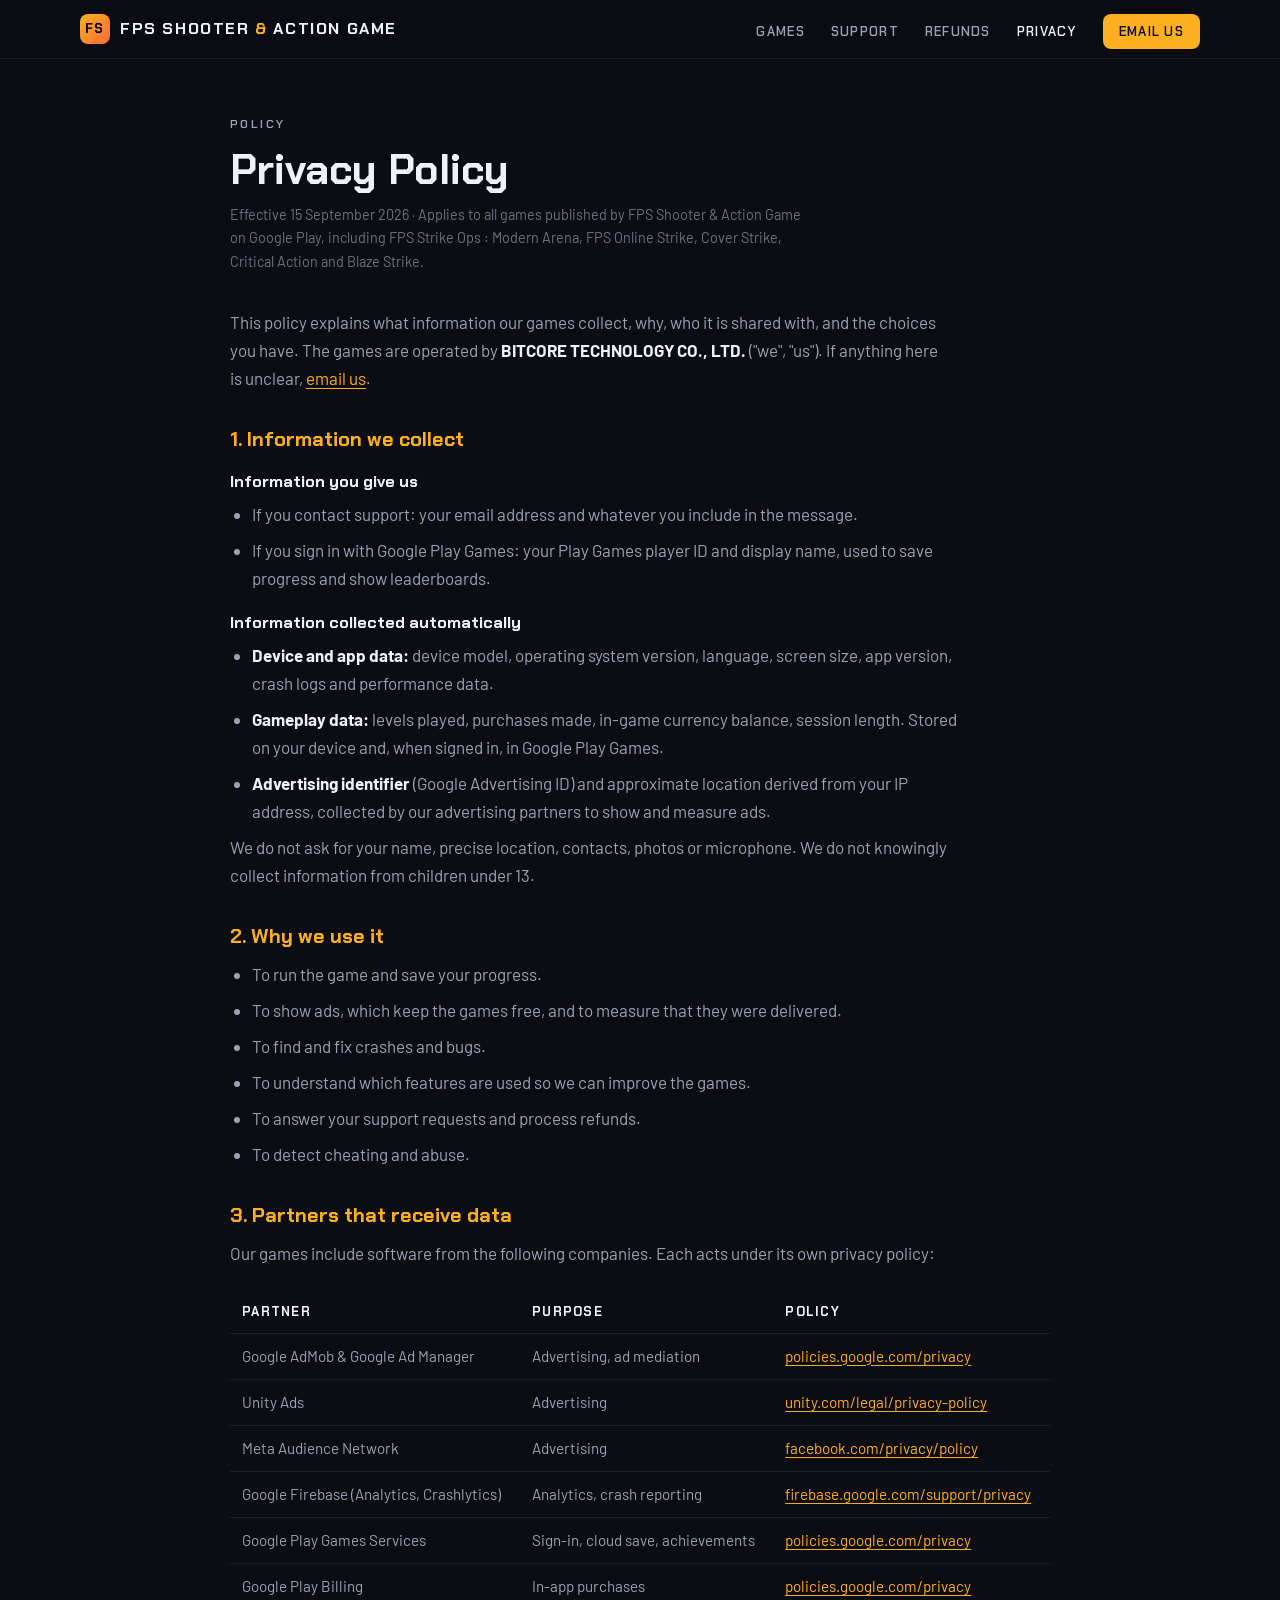
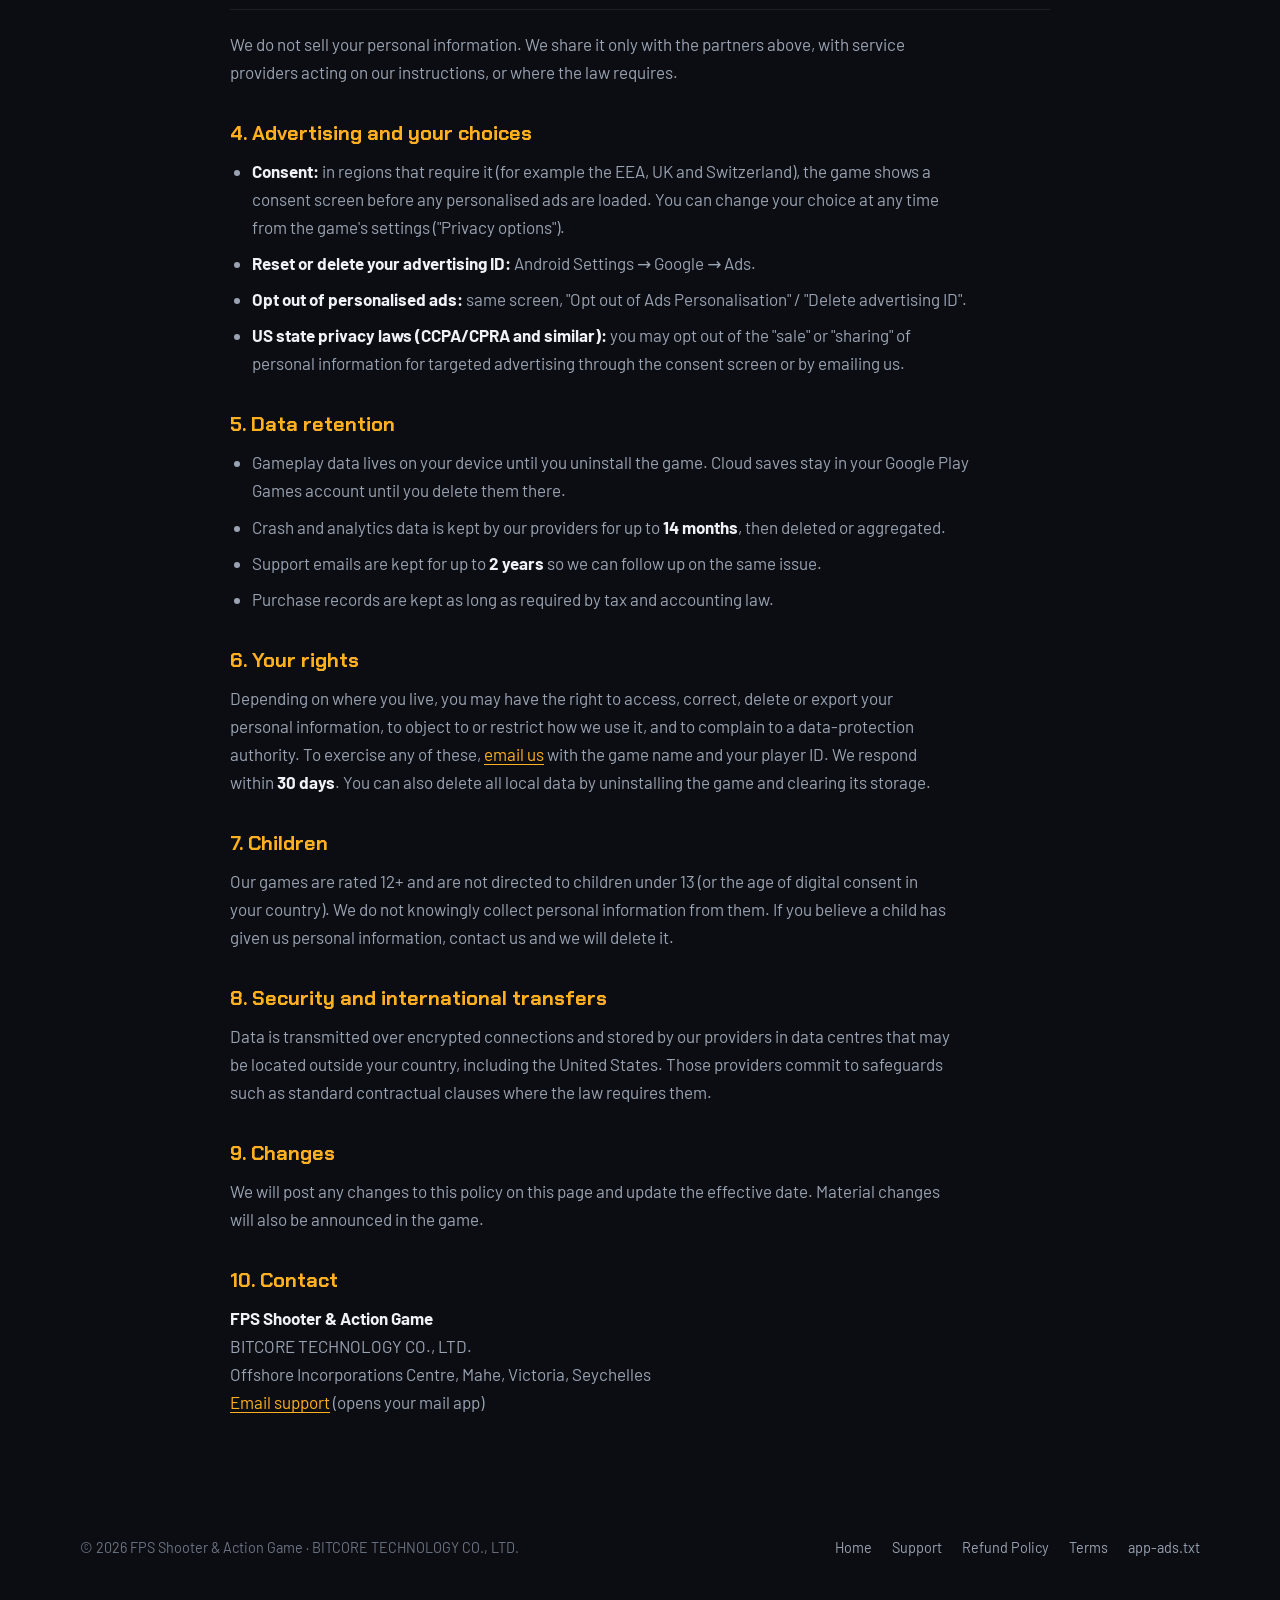
<file: privacy-policy.html>
<!DOCTYPE html>
<html lang="en">
<head>
<meta charset="utf-8">
<meta name="viewport" content="width=device-width,initial-scale=1">
<title>Privacy Policy — FPS Shooter &amp; Action Game</title>
<meta name="description" content="Privacy policy for games by FPS Shooter & Action Game: what data the games and their advertising and analytics partners collect, why, and how to control or delete it.">
<link rel="preconnect" href="https://fonts.googleapis.com"><link rel="preconnect" href="https://fonts.gstatic.com" crossorigin>
<link rel="stylesheet" href="https://fonts.googleapis.com/css2?family=Chakra+Petch:wght@500;600;700&family=Barlow:wght@400;500;600&display=swap">
<link rel="stylesheet" href="assets/site.css">
</head>
<body>
<header class="nav"><div class="wrap">
  <a class="logo" href="./"><span class="mark">FS</span><span>FPS Shooter <em>&amp;</em> Action Game</span></a>
  <ul class="nav-links">
    <li><a href="./#games">Games</a></li>
    <li><a href="support.html">Support</a></li>
    <li class="hide-m"><a href="refund-policy.html">Refunds</a></li>
    <li><a href="privacy-policy.html" aria-current="page">Privacy</a></li>
    <li><a class="nav-cta js-mail" href="#" data-u="strikeops66" data-d="gmail.com">Email us</a></li>
  </ul>
</div></header>

<main class="legal"><div class="wrap">
  <p class="eyebrow">Policy</p>
  <h1>Privacy Policy</h1>
  <p class="updated">Effective 15 September 2026 · Applies to all games published by FPS Shooter &amp; Action Game on Google Play, including FPS Strike Ops : Modern Arena, FPS Online Strike, Cover Strike, Critical Action and Blaze Strike.</p>

  <p>This policy explains what information our games collect, why, who it is shared with, and the choices you have. The games are operated by <strong>BITCORE TECHNOLOGY CO., LTD.</strong> ("we", "us"). If anything here is unclear, <a href="#" class="js-mail" data-u="strikeops66" data-d="gmail.com">email us</a>.</p>

  <h2>1. Information we collect</h2>
  <h3>Information you give us</h3>
  <ul>
    <li>If you contact support: your email address and whatever you include in the message.</li>
    <li>If you sign in with Google Play Games: your Play Games player ID and display name, used to save progress and show leaderboards.</li>
  </ul>
  <h3>Information collected automatically</h3>
  <ul>
    <li><strong>Device and app data:</strong> device model, operating system version, language, screen size, app version, crash logs and performance data.</li>
    <li><strong>Gameplay data:</strong> levels played, purchases made, in-game currency balance, session length. Stored on your device and, when signed in, in Google Play Games.</li>
    <li><strong>Advertising identifier</strong> (Google Advertising ID) and approximate location derived from your IP address, collected by our advertising partners to show and measure ads.</li>
  </ul>
  <p>We do not ask for your name, precise location, contacts, photos or microphone. We do not knowingly collect information from children under 13.</p>

  <h2>2. Why we use it</h2>
  <ul>
    <li>To run the game and save your progress.</li>
    <li>To show ads, which keep the games free, and to measure that they were delivered.</li>
    <li>To find and fix crashes and bugs.</li>
    <li>To understand which features are used so we can improve the games.</li>
    <li>To answer your support requests and process refunds.</li>
    <li>To detect cheating and abuse.</li>
  </ul>

  <h2>3. Partners that receive data</h2>
  <p>Our games include software from the following companies. Each acts under its own privacy policy:</p>
  <div class="table-scroll"><table>
    <thead><tr><th>Partner</th><th>Purpose</th><th>Policy</th></tr></thead>
    <tbody>
      <tr><td>Google AdMob &amp; Google Ad Manager</td><td>Advertising, ad mediation</td><td><a href="https://policies.google.com/privacy" target="_blank" rel="noopener">policies.google.com/privacy</a></td></tr>
      <tr><td>Unity Ads</td><td>Advertising</td><td><a href="https://unity.com/legal/privacy-policy" target="_blank" rel="noopener">unity.com/legal/privacy-policy</a></td></tr>
      <tr><td>Meta Audience Network</td><td>Advertising</td><td><a href="https://www.facebook.com/privacy/policy" target="_blank" rel="noopener">facebook.com/privacy/policy</a></td></tr>
      <tr><td>Google Firebase (Analytics, Crashlytics)</td><td>Analytics, crash reporting</td><td><a href="https://firebase.google.com/support/privacy" target="_blank" rel="noopener">firebase.google.com/support/privacy</a></td></tr>
      <tr><td>Google Play Games Services</td><td>Sign-in, cloud save, achievements</td><td><a href="https://policies.google.com/privacy" target="_blank" rel="noopener">policies.google.com/privacy</a></td></tr>
      <tr><td>Google Play Billing</td><td>In-app purchases</td><td><a href="https://policies.google.com/privacy" target="_blank" rel="noopener">policies.google.com/privacy</a></td></tr>
    </tbody>
  </table></div>
  <p>We do not sell your personal information. We share it only with the partners above, with service providers acting on our instructions, or where the law requires.</p>

  <h2>4. Advertising and your choices</h2>
  <ul>
    <li><strong>Consent:</strong> in regions that require it (for example the EEA, UK and Switzerland), the game shows a consent screen before any personalised ads are loaded. You can change your choice at any time from the game's settings ("Privacy options").</li>
    <li><strong>Reset or delete your advertising ID:</strong> Android Settings → Google → Ads.</li>
    <li><strong>Opt out of personalised ads:</strong> same screen, "Opt out of Ads Personalisation" / "Delete advertising ID".</li>
    <li><strong>US state privacy laws (CCPA/CPRA and similar):</strong> you may opt out of the "sale" or "sharing" of personal information for targeted advertising through the consent screen or by emailing us.</li>
  </ul>

  <h2>5. Data retention</h2>
  <ul>
    <li>Gameplay data lives on your device until you uninstall the game. Cloud saves stay in your Google Play Games account until you delete them there.</li>
    <li>Crash and analytics data is kept by our providers for up to <strong>14 months</strong>, then deleted or aggregated.</li>
    <li>Support emails are kept for up to <strong>2 years</strong> so we can follow up on the same issue.</li>
    <li>Purchase records are kept as long as required by tax and accounting law.</li>
  </ul>

  <h2>6. Your rights</h2>
  <p>Depending on where you live, you may have the right to access, correct, delete or export your personal information, to object to or restrict how we use it, and to complain to a data-protection authority. To exercise any of these, <a href="#" class="js-mail" data-u="strikeops66" data-d="gmail.com">email us</a> with the game name and your player ID. We respond within <strong>30 days</strong>. You can also delete all local data by uninstalling the game and clearing its storage.</p>

  <h2>7. Children</h2>
  <p>Our games are rated 12+ and are not directed to children under 13 (or the age of digital consent in your country). We do not knowingly collect personal information from them. If you believe a child has given us personal information, contact us and we will delete it.</p>

  <h2>8. Security and international transfers</h2>
  <p>Data is transmitted over encrypted connections and stored by our providers in data centres that may be located outside your country, including the United States. Those providers commit to safeguards such as standard contractual clauses where the law requires them.</p>

  <h2>9. Changes</h2>
  <p>We will post any changes to this policy on this page and update the effective date. Material changes will also be announced in the game.</p>

  <h2>10. Contact</h2>
  <p><strong>FPS Shooter &amp; Action Game</strong><br>BITCORE TECHNOLOGY CO., LTD.<br>Offshore Incorporations Centre, Mahe, Victoria, Seychelles<br><a href="#" class="js-mail" data-u="strikeops66" data-d="gmail.com">Email support</a> (opens your mail app)</p>
</div></main>

<footer><div class="wrap">
  <address>© 2026 FPS Shooter &amp; Action Game · BITCORE TECHNOLOGY CO., LTD.</address>
  <ul class="foot-links">
    <li><a href="./">Home</a></li><li><a href="support.html">Support</a></li><li><a href="refund-policy.html">Refund Policy</a></li><li><a href="terms.html">Terms</a></li><li><a href="app-ads.txt">app-ads.txt</a></li>
  </ul>
</div></footer>
<script src="assets/mail.js" defer></script>
</body>
</html>
</file>
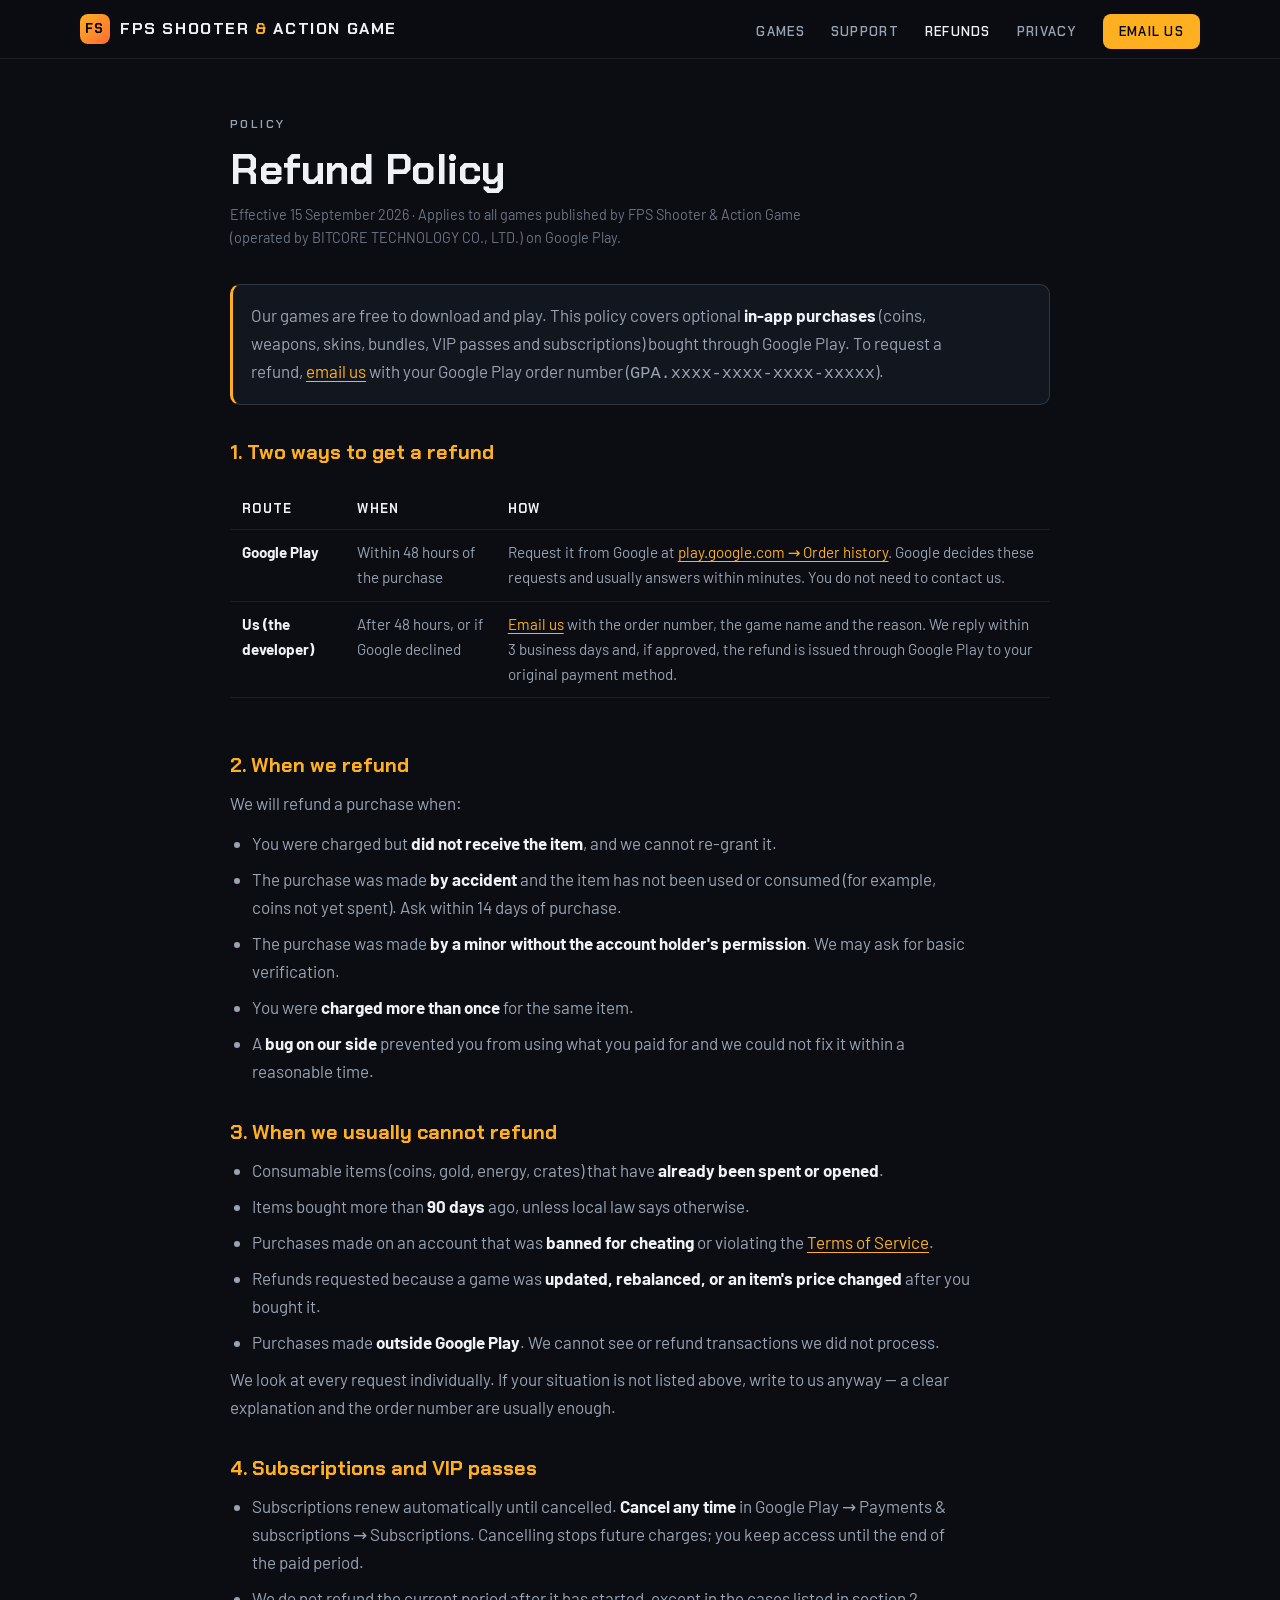
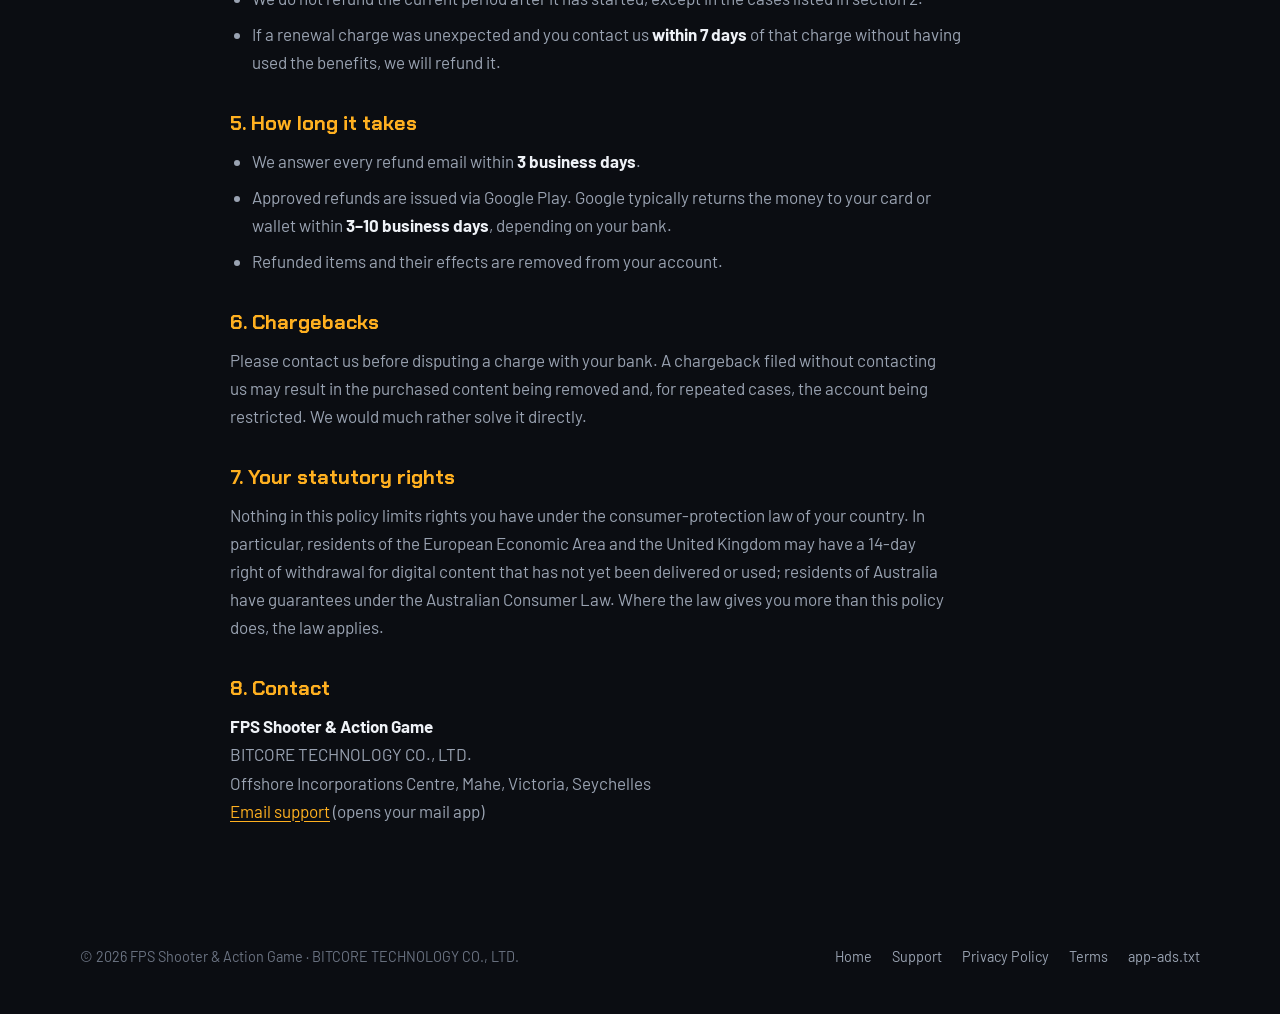
<file: refund-policy.html>
<!DOCTYPE html>
<html lang="en">
<head>
<meta charset="utf-8">
<meta name="viewport" content="width=device-width,initial-scale=1">
<title>Refund Policy — FPS Shooter &amp; Action Game</title>
<meta name="description" content="Refund policy for in-app purchases in games by FPS Shooter & Action Game: Google Play refunds, developer refunds, eligibility, timelines and how to request one.">
<link rel="preconnect" href="https://fonts.googleapis.com"><link rel="preconnect" href="https://fonts.gstatic.com" crossorigin>
<link rel="stylesheet" href="https://fonts.googleapis.com/css2?family=Chakra+Petch:wght@500;600;700&family=Barlow:wght@400;500;600&display=swap">
<link rel="stylesheet" href="assets/site.css">
</head>
<body>
<header class="nav"><div class="wrap">
  <a class="logo" href="./"><span class="mark">FS</span><span>FPS Shooter <em>&amp;</em> Action Game</span></a>
  <ul class="nav-links">
    <li><a href="./#games">Games</a></li>
    <li><a href="support.html">Support</a></li>
    <li><a href="refund-policy.html" aria-current="page">Refunds</a></li>
    <li class="hide-m"><a href="privacy-policy.html">Privacy</a></li>
    <li><a class="nav-cta js-mail" href="#" data-u="strikeops66" data-d="gmail.com">Email us</a></li>
  </ul>
</div></header>

<main class="legal"><div class="wrap">
  <p class="eyebrow">Policy</p>
  <h1>Refund Policy</h1>
  <p class="updated">Effective 15 September 2026 · Applies to all games published by FPS Shooter &amp; Action Game (operated by BITCORE TECHNOLOGY CO., LTD.) on Google Play.</p>

  <div class="callout"><p>Our games are free to download and play. This policy covers optional <strong>in-app purchases</strong> (coins, weapons, skins, bundles, VIP passes and subscriptions) bought through Google Play. To request a refund, <a href="#" class="js-mail" data-u="strikeops66" data-d="gmail.com">email us</a> with your Google Play order number (<code>GPA.xxxx-xxxx-xxxx-xxxxx</code>).</p></div>

  <h2>1. Two ways to get a refund</h2>
  <div class="table-scroll"><table>
    <thead><tr><th>Route</th><th>When</th><th>How</th></tr></thead>
    <tbody>
      <tr><td><strong>Google Play</strong></td><td>Within 48 hours of the purchase</td><td>Request it from Google at <a href="https://support.google.com/googleplay/answer/2479637" target="_blank" rel="noopener">play.google.com → Order history</a>. Google decides these requests and usually answers within minutes. You do not need to contact us.</td></tr>
      <tr><td><strong>Us (the developer)</strong></td><td>After 48 hours, or if Google declined</td><td><a href="#" class="js-mail" data-u="strikeops66" data-d="gmail.com">Email us</a> with the order number, the game name and the reason. We reply within 3 business days and, if approved, the refund is issued through Google Play to your original payment method.</td></tr>
    </tbody>
  </table></div>

  <h2>2. When we refund</h2>
  <p>We will refund a purchase when:</p>
  <ul>
    <li>You were charged but <strong>did not receive the item</strong>, and we cannot re-grant it.</li>
    <li>The purchase was made <strong>by accident</strong> and the item has not been used or consumed (for example, coins not yet spent). Ask within 14 days of purchase.</li>
    <li>The purchase was made <strong>by a minor without the account holder's permission</strong>. We may ask for basic verification.</li>
    <li>You were <strong>charged more than once</strong> for the same item.</li>
    <li>A <strong>bug on our side</strong> prevented you from using what you paid for and we could not fix it within a reasonable time.</li>
  </ul>

  <h2>3. When we usually cannot refund</h2>
  <ul>
    <li>Consumable items (coins, gold, energy, crates) that have <strong>already been spent or opened</strong>.</li>
    <li>Items bought more than <strong>90 days</strong> ago, unless local law says otherwise.</li>
    <li>Purchases made on an account that was <strong>banned for cheating</strong> or violating the <a href="terms.html">Terms of Service</a>.</li>
    <li>Refunds requested because a game was <strong>updated, rebalanced, or an item's price changed</strong> after you bought it.</li>
    <li>Purchases made <strong>outside Google Play</strong>. We cannot see or refund transactions we did not process.</li>
  </ul>
  <p>We look at every request individually. If your situation is not listed above, write to us anyway — a clear explanation and the order number are usually enough.</p>

  <h2>4. Subscriptions and VIP passes</h2>
  <ul>
    <li>Subscriptions renew automatically until cancelled. <strong>Cancel any time</strong> in Google Play → Payments &amp; subscriptions → Subscriptions. Cancelling stops future charges; you keep access until the end of the paid period.</li>
    <li>We do not refund the current period after it has started, except in the cases listed in section 2.</li>
    <li>If a renewal charge was unexpected and you contact us <strong>within 7 days</strong> of that charge without having used the benefits, we will refund it.</li>
  </ul>

  <h2>5. How long it takes</h2>
  <ul>
    <li>We answer every refund email within <strong>3 business days</strong>.</li>
    <li>Approved refunds are issued via Google Play. Google typically returns the money to your card or wallet within <strong>3–10 business days</strong>, depending on your bank.</li>
    <li>Refunded items and their effects are removed from your account.</li>
  </ul>

  <h2>6. Chargebacks</h2>
  <p>Please contact us before disputing a charge with your bank. A chargeback filed without contacting us may result in the purchased content being removed and, for repeated cases, the account being restricted. We would much rather solve it directly.</p>

  <h2>7. Your statutory rights</h2>
  <p>Nothing in this policy limits rights you have under the consumer-protection law of your country. In particular, residents of the European Economic Area and the United Kingdom may have a 14-day right of withdrawal for digital content that has not yet been delivered or used; residents of Australia have guarantees under the Australian Consumer Law. Where the law gives you more than this policy does, the law applies.</p>

  <h2>8. Contact</h2>
  <p><strong>FPS Shooter &amp; Action Game</strong><br>BITCORE TECHNOLOGY CO., LTD.<br>Offshore Incorporations Centre, Mahe, Victoria, Seychelles<br><a href="#" class="js-mail" data-u="strikeops66" data-d="gmail.com">Email support</a> (opens your mail app)</p>
</div></main>

<footer><div class="wrap">
  <address>© 2026 FPS Shooter &amp; Action Game · BITCORE TECHNOLOGY CO., LTD.</address>
  <ul class="foot-links">
    <li><a href="./">Home</a></li><li><a href="support.html">Support</a></li><li><a href="privacy-policy.html">Privacy Policy</a></li><li><a href="terms.html">Terms</a></li><li><a href="app-ads.txt">app-ads.txt</a></li>
  </ul>
</div></footer>
<script src="assets/mail.js" defer></script>
</body>
</html>
</file>
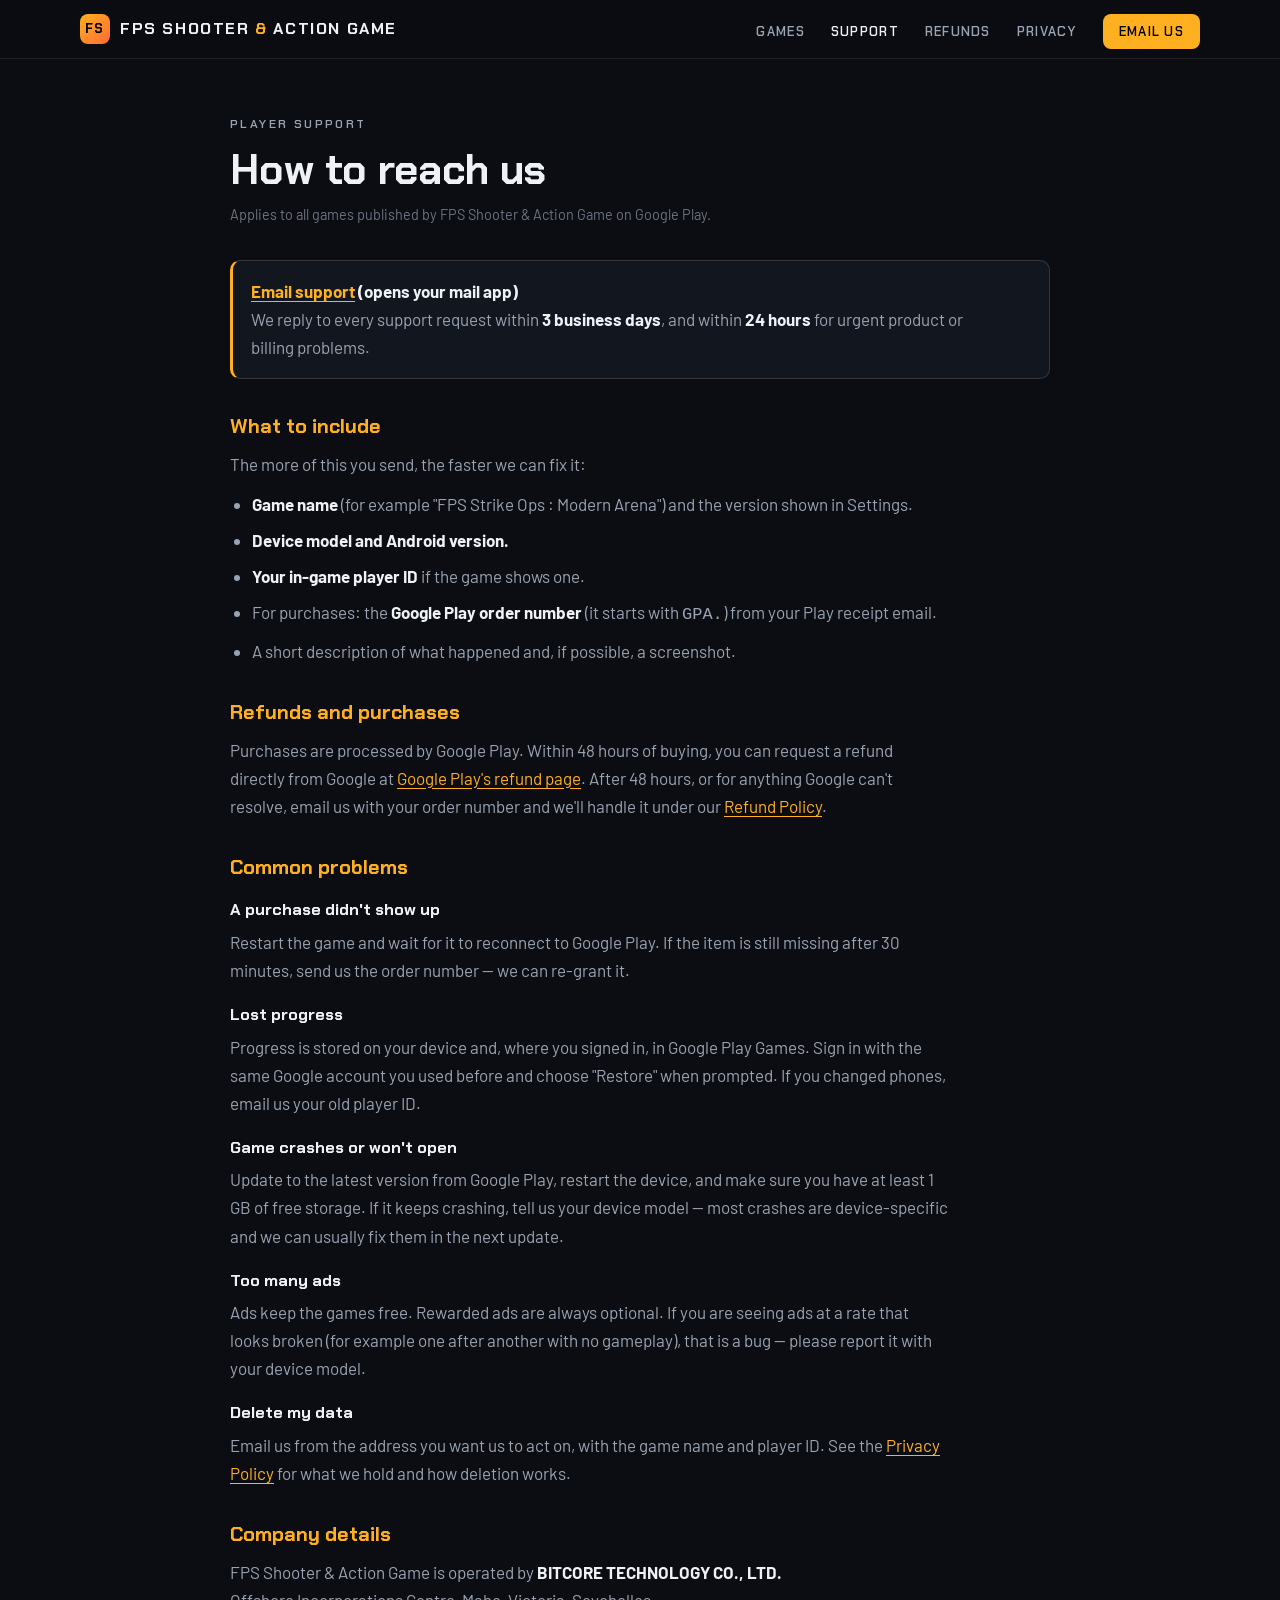
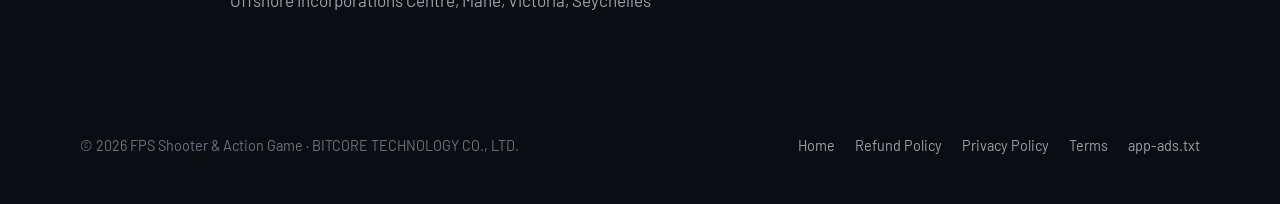
<file: support.html>
<!DOCTYPE html>
<html lang="en">
<head>
<meta charset="utf-8">
<meta name="viewport" content="width=device-width,initial-scale=1">
<title>Support — FPS Shooter &amp; Action Game</title>
<meta name="description" content="Player support for FPS Strike Ops, FPS Online Strike, Cover Strike, Critical Action and Blaze Strike. Contact, response times, refunds and common fixes.">
<link rel="preconnect" href="https://fonts.googleapis.com"><link rel="preconnect" href="https://fonts.gstatic.com" crossorigin>
<link rel="stylesheet" href="https://fonts.googleapis.com/css2?family=Chakra+Petch:wght@500;600;700&family=Barlow:wght@400;500;600&display=swap">
<link rel="stylesheet" href="assets/site.css">
</head>
<body>
<header class="nav"><div class="wrap">
  <a class="logo" href="./"><span class="mark">FS</span><span>FPS Shooter <em>&amp;</em> Action Game</span></a>
  <ul class="nav-links">
    <li><a href="./#games">Games</a></li>
    <li><a href="support.html" aria-current="page">Support</a></li>
    <li class="hide-m"><a href="refund-policy.html">Refunds</a></li>
    <li class="hide-m"><a href="privacy-policy.html">Privacy</a></li>
    <li><a class="nav-cta js-mail" href="#" data-u="strikeops66" data-d="gmail.com">Email us</a></li>
  </ul>
</div></header>

<main class="legal"><div class="wrap">
  <p class="eyebrow">Player support</p>
  <h1>How to reach us</h1>
  <p class="updated">Applies to all games published by FPS Shooter &amp; Action Game on Google Play.</p>

  <div class="callout"><p><strong><a href="#" class="js-mail" data-u="strikeops66" data-d="gmail.com">Email support</a> (opens your mail app)</strong><br>We reply to every support request within <strong>3 business days</strong>, and within <strong>24 hours</strong> for urgent product or billing problems.</p></div>

  <h2>What to include</h2>
  <p>The more of this you send, the faster we can fix it:</p>
  <ul>
    <li><strong>Game name</strong> (for example "FPS Strike Ops : Modern Arena") and the version shown in Settings.</li>
    <li><strong>Device model and Android version.</strong></li>
    <li><strong>Your in-game player ID</strong> if the game shows one.</li>
    <li>For purchases: the <strong>Google Play order number</strong> (it starts with <code>GPA.</code>) from your Play receipt email.</li>
    <li>A short description of what happened and, if possible, a screenshot.</li>
  </ul>

  <h2>Refunds and purchases</h2>
  <p>Purchases are processed by Google Play. Within 48 hours of buying, you can request a refund directly from Google at <a href="https://support.google.com/googleplay/answer/2479637" target="_blank" rel="noopener">Google Play's refund page</a>. After 48 hours, or for anything Google can't resolve, email us with your order number and we'll handle it under our <a href="refund-policy.html">Refund Policy</a>.</p>

  <h2>Common problems</h2>
  <h3>A purchase didn't show up</h3>
  <p>Restart the game and wait for it to reconnect to Google Play. If the item is still missing after 30 minutes, send us the order number — we can re-grant it.</p>
  <h3>Lost progress</h3>
  <p>Progress is stored on your device and, where you signed in, in Google Play Games. Sign in with the same Google account you used before and choose "Restore" when prompted. If you changed phones, email us your old player ID.</p>
  <h3>Game crashes or won't open</h3>
  <p>Update to the latest version from Google Play, restart the device, and make sure you have at least 1 GB of free storage. If it keeps crashing, tell us your device model — most crashes are device-specific and we can usually fix them in the next update.</p>
  <h3>Too many ads</h3>
  <p>Ads keep the games free. Rewarded ads are always optional. If you are seeing ads at a rate that looks broken (for example one after another with no gameplay), that is a bug — please report it with your device model.</p>
  <h3>Delete my data</h3>
  <p>Email us from the address you want us to act on, with the game name and player ID. See the <a href="privacy-policy.html">Privacy Policy</a> for what we hold and how deletion works.</p>

  <h2>Company details</h2>
  <p>FPS Shooter &amp; Action Game is operated by <strong>BITCORE TECHNOLOGY CO., LTD.</strong><br>Offshore Incorporations Centre, Mahe, Victoria, Seychelles</p>
</div></main>

<footer><div class="wrap">
  <address>© 2026 FPS Shooter &amp; Action Game · BITCORE TECHNOLOGY CO., LTD.</address>
  <ul class="foot-links">
    <li><a href="./">Home</a></li><li><a href="refund-policy.html">Refund Policy</a></li><li><a href="privacy-policy.html">Privacy Policy</a></li><li><a href="terms.html">Terms</a></li><li><a href="app-ads.txt">app-ads.txt</a></li>
  </ul>
</div></footer>
<script src="assets/mail.js" defer></script>
</body>
</html>
</file>
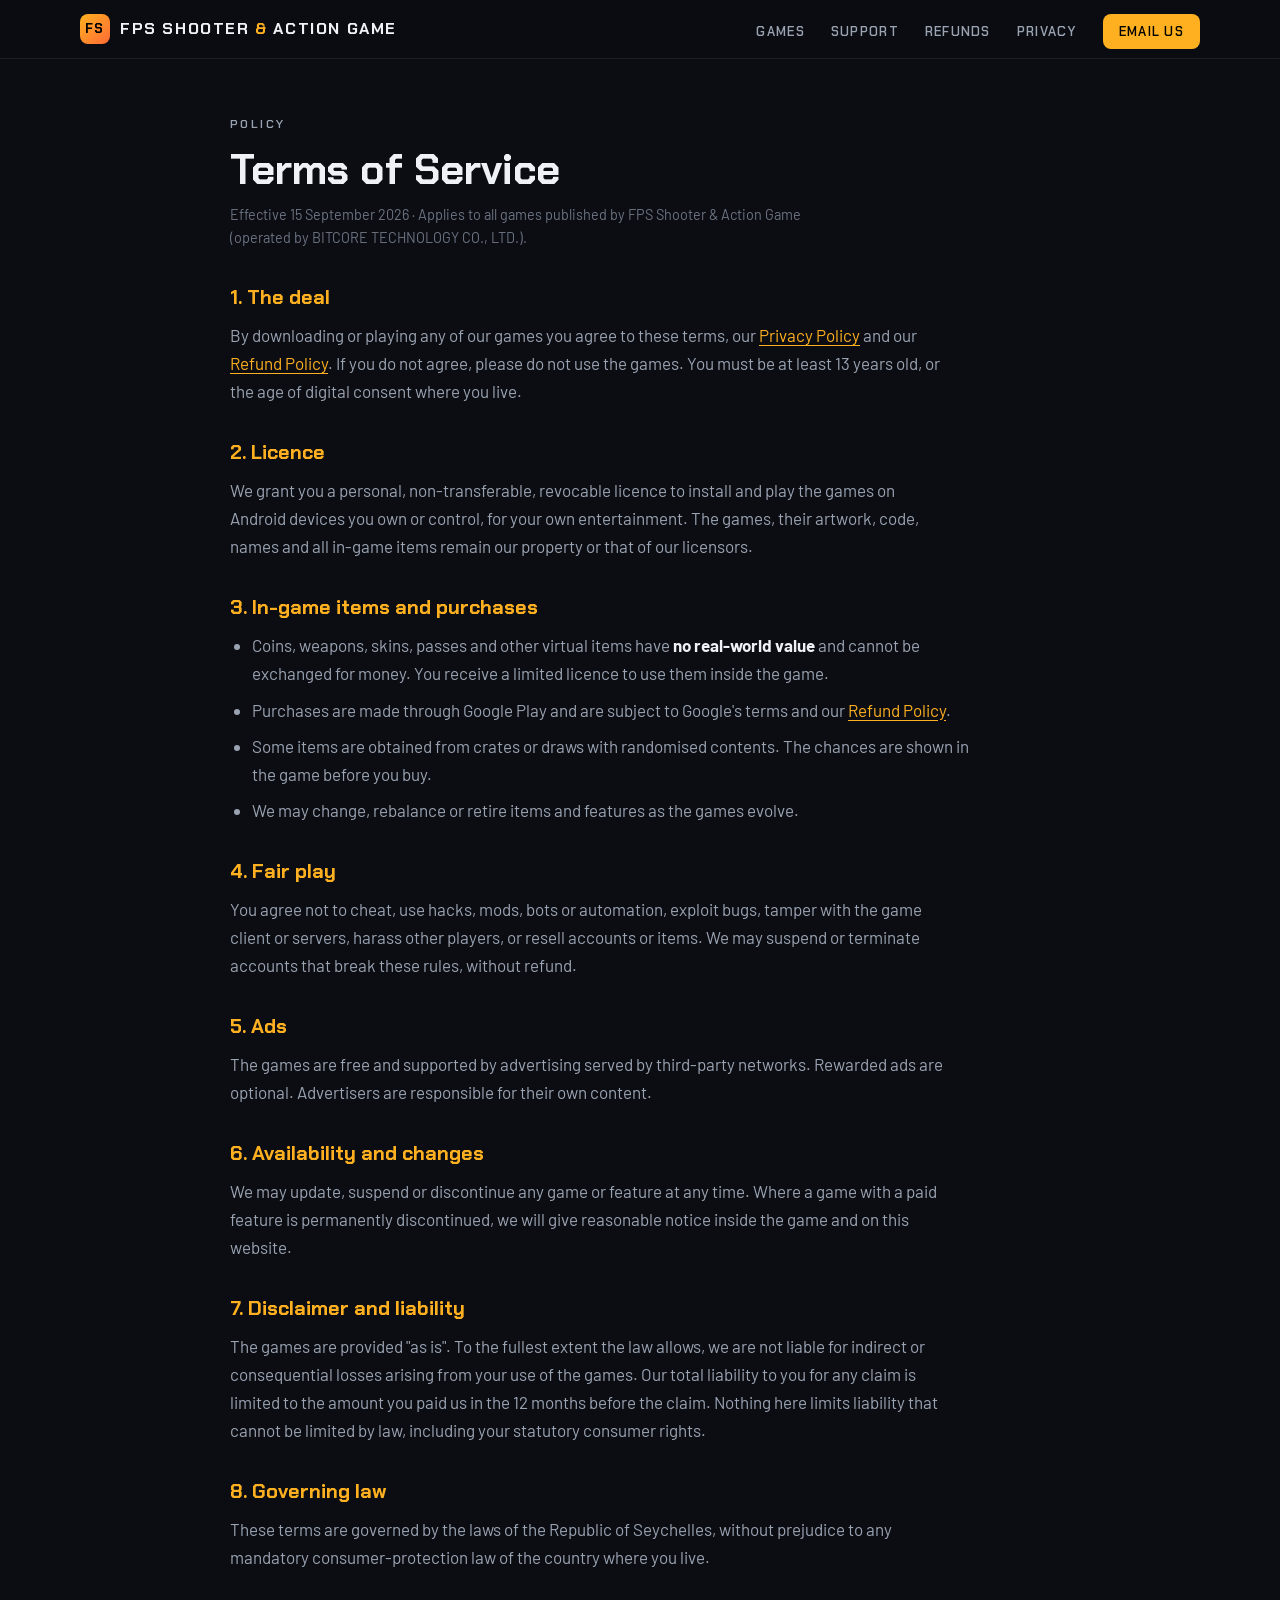
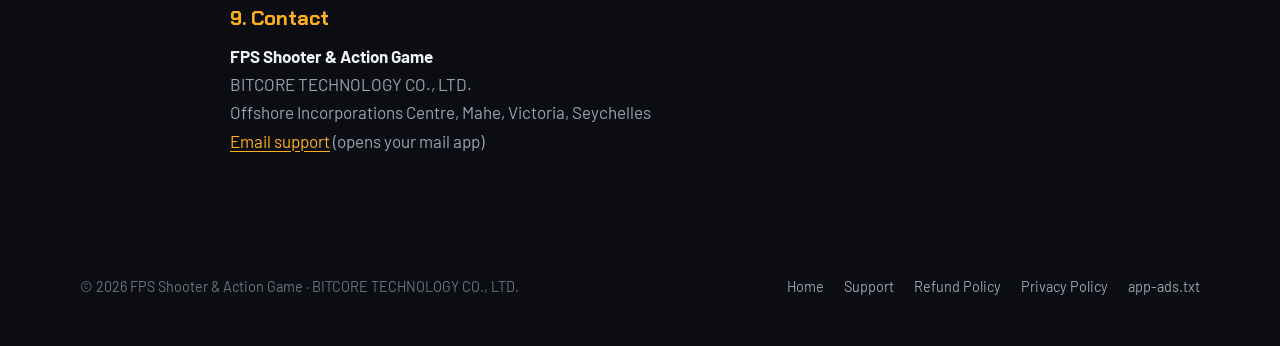
<file: terms.html>
<!DOCTYPE html>
<html lang="en">
<head>
<meta charset="utf-8">
<meta name="viewport" content="width=device-width,initial-scale=1">
<title>Terms of Service — FPS Shooter &amp; Action Game</title>
<meta name="description" content="Terms of service for games published by FPS Shooter & Action Game on Google Play.">
<link rel="preconnect" href="https://fonts.googleapis.com"><link rel="preconnect" href="https://fonts.gstatic.com" crossorigin>
<link rel="stylesheet" href="https://fonts.googleapis.com/css2?family=Chakra+Petch:wght@500;600;700&family=Barlow:wght@400;500;600&display=swap">
<link rel="stylesheet" href="assets/site.css">
</head>
<body>
<header class="nav"><div class="wrap">
  <a class="logo" href="./"><span class="mark">FS</span><span>FPS Shooter <em>&amp;</em> Action Game</span></a>
  <ul class="nav-links">
    <li><a href="./#games">Games</a></li>
    <li><a href="support.html">Support</a></li>
    <li class="hide-m"><a href="refund-policy.html">Refunds</a></li>
    <li class="hide-m"><a href="privacy-policy.html">Privacy</a></li>
    <li><a class="nav-cta js-mail" href="#" data-u="strikeops66" data-d="gmail.com">Email us</a></li>
  </ul>
</div></header>

<main class="legal"><div class="wrap">
  <p class="eyebrow">Policy</p>
  <h1>Terms of Service</h1>
  <p class="updated">Effective 15 September 2026 · Applies to all games published by FPS Shooter &amp; Action Game (operated by BITCORE TECHNOLOGY CO., LTD.).</p>

  <h2>1. The deal</h2>
  <p>By downloading or playing any of our games you agree to these terms, our <a href="privacy-policy.html">Privacy Policy</a> and our <a href="refund-policy.html">Refund Policy</a>. If you do not agree, please do not use the games. You must be at least 13 years old, or the age of digital consent where you live.</p>

  <h2>2. Licence</h2>
  <p>We grant you a personal, non-transferable, revocable licence to install and play the games on Android devices you own or control, for your own entertainment. The games, their artwork, code, names and all in-game items remain our property or that of our licensors.</p>

  <h2>3. In-game items and purchases</h2>
  <ul>
    <li>Coins, weapons, skins, passes and other virtual items have <strong>no real-world value</strong> and cannot be exchanged for money. You receive a limited licence to use them inside the game.</li>
    <li>Purchases are made through Google Play and are subject to Google's terms and our <a href="refund-policy.html">Refund Policy</a>.</li>
    <li>Some items are obtained from crates or draws with randomised contents. The chances are shown in the game before you buy.</li>
    <li>We may change, rebalance or retire items and features as the games evolve.</li>
  </ul>

  <h2>4. Fair play</h2>
  <p>You agree not to cheat, use hacks, mods, bots or automation, exploit bugs, tamper with the game client or servers, harass other players, or resell accounts or items. We may suspend or terminate accounts that break these rules, without refund.</p>

  <h2>5. Ads</h2>
  <p>The games are free and supported by advertising served by third-party networks. Rewarded ads are optional. Advertisers are responsible for their own content.</p>

  <h2>6. Availability and changes</h2>
  <p>We may update, suspend or discontinue any game or feature at any time. Where a game with a paid feature is permanently discontinued, we will give reasonable notice inside the game and on this website.</p>

  <h2>7. Disclaimer and liability</h2>
  <p>The games are provided "as is". To the fullest extent the law allows, we are not liable for indirect or consequential losses arising from your use of the games. Our total liability to you for any claim is limited to the amount you paid us in the 12 months before the claim. Nothing here limits liability that cannot be limited by law, including your statutory consumer rights.</p>

  <h2>8. Governing law</h2>
  <p>These terms are governed by the laws of the Republic of Seychelles, without prejudice to any mandatory consumer-protection law of the country where you live.</p>

  <h2>9. Contact</h2>
  <p><strong>FPS Shooter &amp; Action Game</strong><br>BITCORE TECHNOLOGY CO., LTD.<br>Offshore Incorporations Centre, Mahe, Victoria, Seychelles<br><a href="#" class="js-mail" data-u="strikeops66" data-d="gmail.com">Email support</a> (opens your mail app)</p>
</div></main>

<footer><div class="wrap">
  <address>© 2026 FPS Shooter &amp; Action Game · BITCORE TECHNOLOGY CO., LTD.</address>
  <ul class="foot-links">
    <li><a href="./">Home</a></li><li><a href="support.html">Support</a></li><li><a href="refund-policy.html">Refund Policy</a></li><li><a href="privacy-policy.html">Privacy Policy</a></li><li><a href="app-ads.txt">app-ads.txt</a></li>
  </ul>
</div></footer>
<script src="assets/mail.js" defer></script>
</body>
</html>
</file>
<file: assets/site.css>
:root{
  --bg:#0b0d12;--bg-2:#12161e;--bg-3:#181d27;
  --line:rgba(255,255,255,.08);--line-2:rgba(255,255,255,.14);
  --txt:#eef1f6;--txt-2:#9aa3b2;--txt-3:#6b7382;
  --accent:#ffb020;--accent-2:#ff6b35;--green:#22c55e;
  --radius:14px;
  --font-display:"Chakra Petch",system-ui,sans-serif;
  --font-body:"Barlow",system-ui,-apple-system,"Segoe UI",sans-serif;
}
*{margin:0;padding:0;box-sizing:border-box}
html{scroll-behavior:smooth}
body{background:var(--bg);color:var(--txt);font-family:var(--font-body);font-size:17px;line-height:1.65;overflow-x:hidden;-webkit-font-smoothing:antialiased}
img{max-width:100%;display:block}
a{color:inherit;text-decoration:none}
h1,h2,h3,h4,.btn,.nav-links a,.logo,.eyebrow{font-family:var(--font-display)}
h1,h2,h3{text-wrap:balance;line-height:1.15}
::selection{background:var(--accent);color:#000}
.wrap{width:min(1120px,92vw);margin:0 auto}

/* nav */
.nav{position:sticky;top:0;z-index:100;background:rgba(11,13,18,.88);-webkit-backdrop-filter:blur(12px);backdrop-filter:blur(12px);border-bottom:1px solid var(--line)}
.nav .wrap{display:flex;align-items:center;justify-content:space-between;gap:20px;padding:14px 0}
.logo{display:flex;align-items:center;gap:10px;font-weight:700;font-size:1rem;letter-spacing:.1em;text-transform:uppercase;white-space:nowrap}
.logo .mark{width:30px;height:30px;flex:none;border-radius:8px;background:linear-gradient(135deg,var(--accent),var(--accent-2));display:grid;place-items:center;color:#000;font-weight:700;font-size:.85rem}
.logo em{color:var(--accent);font-style:normal}
.nav-links{display:flex;align-items:center;gap:26px;list-style:none}
.nav-links a{font-size:.8rem;font-weight:600;letter-spacing:.1em;text-transform:uppercase;color:var(--txt-2);transition:color .2s}
.nav-links a:hover,.nav-links a[aria-current]{color:var(--txt)}
.nav-cta{background:var(--accent);color:#000!important;padding:9px 16px;border-radius:8px}
.nav-cta:hover{box-shadow:0 6px 20px rgba(255,176,32,.35)}
@media (max-width:760px){.nav-links{gap:14px;flex-wrap:wrap;justify-content:flex-end}.nav-links a{font-size:.72rem}.nav-links .hide-m{display:none}}

/* buttons */
.btn{display:inline-flex;align-items:center;gap:8px;padding:12px 22px;border-radius:10px;font-weight:700;letter-spacing:.06em;text-transform:uppercase;font-size:.85rem;border:1px solid transparent;transition:transform .15s,box-shadow .2s,background .2s}
.btn-primary{background:var(--accent);color:#000}
.btn-primary:hover{transform:translateY(-1px);box-shadow:0 8px 24px rgba(255,176,32,.35)}
.btn-ghost{border-color:var(--line-2);color:var(--txt)}
.btn-ghost:hover{background:var(--bg-3)}
.eyebrow{font-size:.75rem;letter-spacing:.2em;text-transform:uppercase;color:var(--accent);font-weight:600}

/* hero */
.hero{position:relative;padding:72px 0 56px;overflow:hidden}
.hero::before{content:"";position:absolute;inset:0;background:radial-gradient(60% 70% at 80% 20%,rgba(255,176,32,.16),transparent 60%),radial-gradient(40% 50% at 10% 90%,rgba(255,107,53,.12),transparent 60%);pointer-events:none}
.hero .wrap{position:relative;display:grid;grid-template-columns:1.1fr .9fr;gap:48px;align-items:center}
.hero h1{font-size:clamp(2.2rem,5vw,3.6rem);font-weight:700;letter-spacing:-.01em;margin:14px 0 18px}
.hero h1 em{font-style:normal;color:var(--accent)}
.hero p{color:var(--txt-2);font-size:1.1rem;max-width:52ch}
.hero-actions{display:flex;flex-wrap:wrap;gap:12px;margin-top:26px}
.stats{display:flex;flex-wrap:wrap;gap:28px;margin-top:34px;padding-top:24px;border-top:1px solid var(--line)}
.stat b{display:block;font-family:var(--font-display);font-size:1.6rem;color:var(--txt)}
.stat span{font-size:.8rem;letter-spacing:.1em;text-transform:uppercase;color:var(--txt-3)}
.hero-card{background:var(--bg-2);border:1px solid var(--line);border-radius:var(--radius);padding:18px;box-shadow:0 30px 80px -30px rgba(0,0,0,.8)}
.hero-card .shot{border-radius:10px;overflow:hidden;aspect-ratio:16/9;background:var(--bg-3)}
.hero-card .shot img{width:100%;height:100%;object-fit:cover}
.hero-card .app{display:flex;align-items:center;gap:14px;margin-top:14px}
.hero-card .app img{width:56px;height:56px;border-radius:14px;flex:none}
.hero-card .app h3{font-size:1rem}
.hero-card .app small{color:var(--txt-2);display:block}
.badge{display:inline-flex;align-items:center;gap:6px;font-size:.72rem;letter-spacing:.08em;text-transform:uppercase;padding:4px 9px;border-radius:999px;background:rgba(34,197,94,.14);color:var(--green);font-weight:600}
@media (max-width:860px){.hero .wrap{grid-template-columns:1fr}.hero{padding:48px 0 40px}}

/* sections */
section{padding:64px 0}
.sec-head{display:flex;flex-direction:column;gap:8px;margin-bottom:28px}
.sec-head h2{font-size:clamp(1.6rem,3vw,2.2rem)}
.sec-head p{color:var(--txt-2);max-width:60ch}

/* games grid */
.games{display:grid;grid-template-columns:repeat(auto-fill,minmax(320px,1fr));gap:18px}
.game{background:var(--bg-2);border:1px solid var(--line);border-radius:var(--radius);padding:18px;display:flex;flex-direction:column;gap:12px;transition:transform .15s,border-color .2s}
.game:hover{transform:translateY(-3px);border-color:var(--line-2)}
.game-top{display:flex;gap:14px;align-items:center}
.game-top img{width:64px;height:64px;border-radius:16px;flex:none}
.game h3{font-size:1.02rem}
.game .meta{font-size:.82rem;color:var(--txt-2);display:flex;gap:10px;flex-wrap:wrap}
.game .meta .star{color:var(--accent)}
.game p{color:var(--txt-2);font-size:.95rem;flex:1}
.game .btn{align-self:flex-start;padding:9px 14px;font-size:.75rem}

/* screens strip */
.shots{display:flex;gap:14px;overflow-x:auto;padding-bottom:10px;scroll-snap-type:x mandatory}
.shots img{height:300px;width:auto;border-radius:12px;border:1px solid var(--line);scroll-snap-align:start;flex:none;background:var(--bg-3)}
@media (max-width:640px){.shots img{height:220px}}

/* about */
.about-grid{display:grid;grid-template-columns:repeat(auto-fit,minmax(240px,1fr));gap:18px}
.about-card{background:var(--bg-2);border:1px solid var(--line);border-radius:var(--radius);padding:22px}
.about-card h3{font-size:1rem;margin-bottom:8px;color:var(--accent)}
.about-card p{color:var(--txt-2);font-size:.98rem}

/* support block */
.support{background:var(--bg-2);border-top:1px solid var(--line);border-bottom:1px solid var(--line)}
.support-grid{display:grid;grid-template-columns:1.1fr .9fr;gap:36px;align-items:start}
.contact-card{background:var(--bg-3);border:1px solid var(--line-2);border-radius:var(--radius);padding:24px;display:flex;flex-direction:column;gap:14px}
.contact-card dl{display:grid;grid-template-columns:auto 1fr;gap:8px 16px;font-size:.98rem}
.contact-card dt{color:var(--txt-3);font-size:.75rem;letter-spacing:.12em;text-transform:uppercase;padding-top:4px;font-family:var(--font-display)}
.contact-card dd a{color:var(--accent);word-break:break-all}
.sla{display:grid;grid-template-columns:repeat(auto-fit,minmax(160px,1fr));gap:12px}
.sla div{background:var(--bg);border:1px solid var(--line);border-radius:10px;padding:14px}
.sla b{display:block;font-family:var(--font-display);font-size:1.4rem;color:var(--accent)}
.sla span{font-size:.85rem;color:var(--txt-2)}
@media (max-width:860px){.support-grid{grid-template-columns:1fr}}

/* footer */
footer{padding:36px 0 48px;color:var(--txt-3);font-size:.9rem}
footer .wrap{display:flex;flex-wrap:wrap;gap:16px 32px;justify-content:space-between;align-items:center}
.foot-links{display:flex;flex-wrap:wrap;gap:8px 20px;list-style:none}
.foot-links a{color:var(--txt-2)}
.foot-links a:hover{color:var(--txt)}
footer address{font-style:normal;max-width:60ch;line-height:1.5}

/* legal pages */
.legal{padding:56px 0 72px}
.legal .wrap{max-width:820px}
.legal h1{font-size:clamp(1.9rem,4vw,2.6rem);margin:8px 0 8px}
.legal .updated{color:var(--txt-3);font-size:.9rem;margin-bottom:34px}
.legal h2{font-size:1.25rem;margin:36px 0 12px;color:var(--accent)}
.legal h3{font-size:1.02rem;margin:22px 0 8px}
.legal p,.legal li{color:var(--txt-2);margin-bottom:12px;max-width:72ch}
.legal ul,.legal ol{padding-left:22px}
.legal li{margin-bottom:8px}
.legal strong{color:var(--txt)}
.legal a{color:var(--accent);text-decoration:underline;text-underline-offset:3px}
.legal table{border-collapse:collapse;width:100%;margin:12px 0 20px;font-size:.95rem}
.legal th,.legal td{text-align:left;padding:10px 12px;border-bottom:1px solid var(--line);vertical-align:top}
.legal th{color:var(--txt);font-family:var(--font-display);font-size:.8rem;letter-spacing:.1em;text-transform:uppercase}
.legal td{color:var(--txt-2)}
.callout{background:var(--bg-2);border:1px solid var(--line-2);border-left:3px solid var(--accent);border-radius:10px;padding:16px 18px;margin:18px 0}
.callout p{margin:0}
.table-scroll{overflow-x:auto}
@media (prefers-reduced-motion:reduce){*{transition:none!important;scroll-behavior:auto!important}}
:focus-visible{outline:2px solid var(--accent);outline-offset:2px}
</file>
